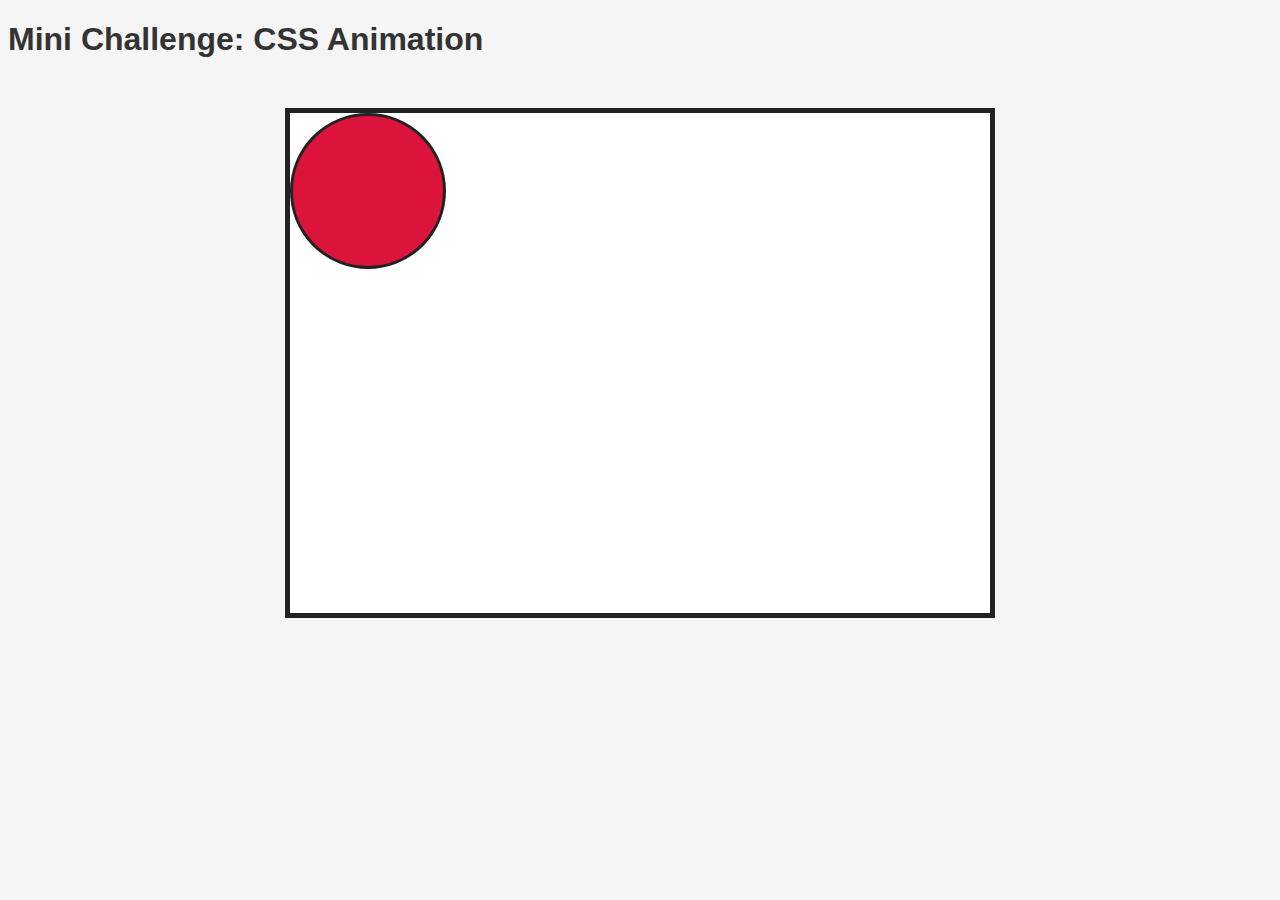
<file: animation-project/index.html>
<!DOCTYPE html>
<html>

<head>
    <title>CSS</title>
    <link rel="icon" href="../images-icons/favicon-coral.png" />
    <link rel="stylesheet" type="text/css" href="format.css">
    <link rel="stylesheet" href="https://stackpath.bootstrapcdn.com/font-awesome/4.7.0/css/font-awesome.min.css">
    <link href="https://fonts.googleapis.com/css?family=Manjari&display=swap" rel="stylesheet">
    <link href="https://fonts.googleapis.com/css?family=Abril+Fatface&display=swap" rel="stylesheet">
</head>

<body>
    <h1>Mini Challenge: CSS Animation</h1>
    <div class="box">
        <div class="circle"></div>
    </div>

</body>

</html>
</file>
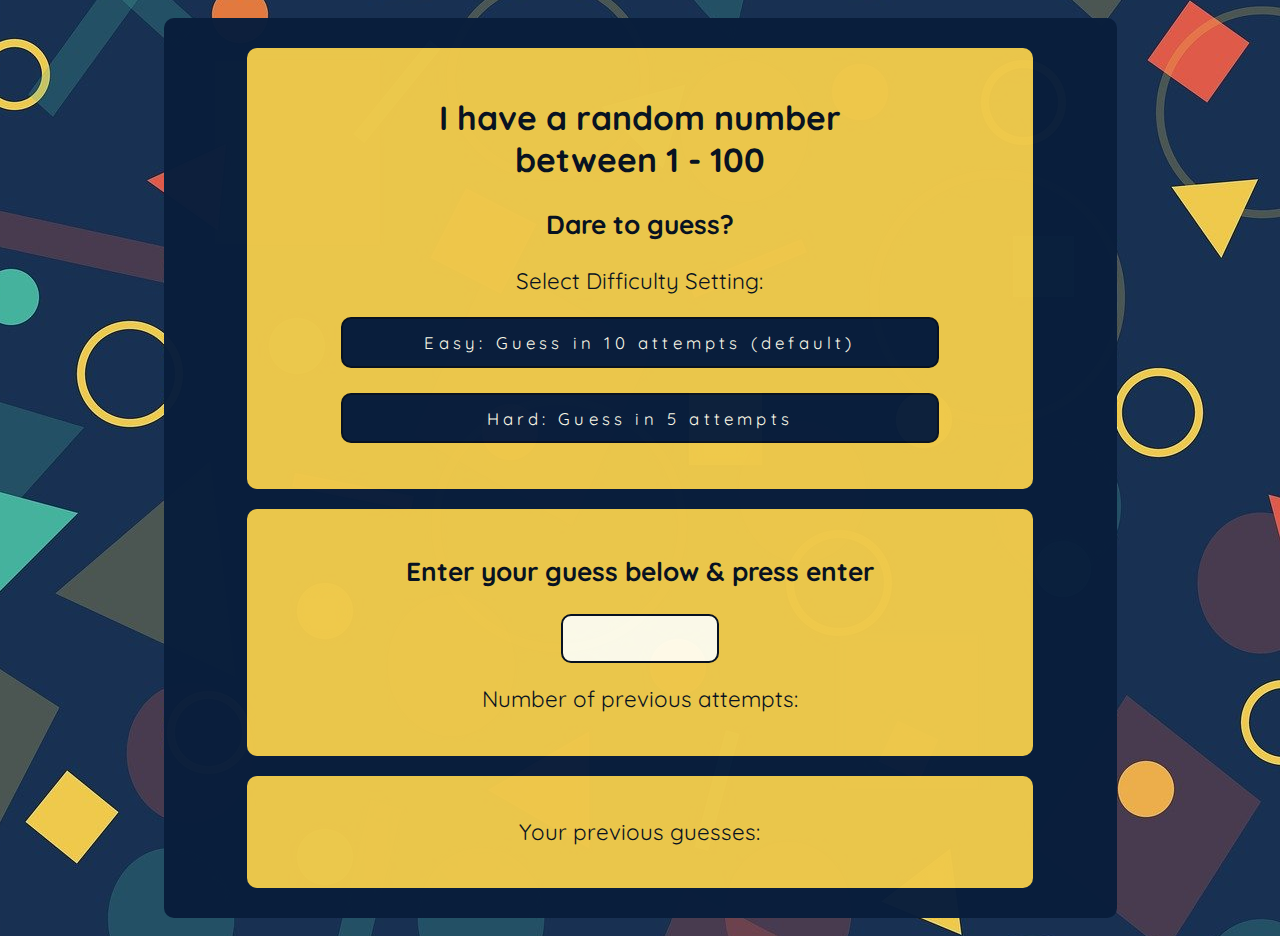
<file: number-game/index.html>
<!DOCTYPE html>
<html lang="en">

<head>
  <meta charset="UTF-8">
  <meta name="viewport" content="width=device-width, initial-scale=1.0">
  <meta http-equiv="X-UA-Compatible" content="ie=edge">
  <link rel="stylesheet" href="style.css">
  <link rel="icon" href="../images-icons/favicon-yellow.png" />
  <link href="https://fonts.googleapis.com/css?family=Quicksand:400,600&display=swap" rel="stylesheet">
  <title>JS Number game</title>
</head>

<body onload="init()">
  <div id="container">
    <div class="panel">
      <h2>I have a random number <br> between 1 - 100</h2>
      <h3>Dare to guess?</h3>
      <p>Select Difficulty Setting:</p>
      <button id="easyBtn" onclick="easyMode()" class="">Easy: Guess in 10 attempts (default)</button>
      <button id="hardBtn" onclick="hardMode()" class="">Hard: Guess in 5 attempts</button>
      <button id="newGameButton" onclick="newGame()" autocomplete="off">NEW GAME</button>
    </div>

    <div class="panel">
      <h3 id="textOutPut">Enter your guess below &amp; press enter</h3>
      <input type="number" id="inputBox" onchange="compareGuess()">
      <p>Number of previous attempts: <span id="attempts"></span></p>
    </div>

    <div class="panel">
      <p>Your previous guesses:</p>
      <p id="guessLog"></p>
    </div>
  </div>

  <script src="script.js"></script>
</body>

</html>
</file>
<file: animation-project/format.css>
html {
    height: 100%;
}

body {
    font-family: Arial, Helvetica, sans-serif;
    color: #333;
    background-color: whitesmoke;
}

h1 {
    padding-bottom: 50px;
    margin-bottom: 0;
}

.box {
    margin: 0 auto;
    border: 5px solid #222;
    background: white;
    width: 700px;
    height: 500px;
    position: relative;
}

@keyframes boxanimation {
    0% {
        background-color: crimson;
        top: 0;
        left: 0;
    }

    20% {
        background-color: rgb(255, 0, 128);
        top: 0;
        left: 545px;
    }

    40% {
        left: 545px;
        top: 345;
        background-color: orangered;
    }

    60% {
        top: 345px;
        left: 545px;
        background-color: orange;
    }

    80% {
        top: 345px;
        left: 0px;
        background-color: gold;
    }

    100% {
        background-color: orangered;
        top: 0;
        left: 0;
    }

}

.circle {
    animation-name: boxanimation;
    animation-duration: 7s;
    animation-fill-mode: forwards;
    animation-iteration-count: infinite;
    animation-direction: normal;
    animation-timing-function: linear;
    animation-delay: 0;
    background-color: crimson;
    border: 3px solid #222;
    border-radius: 50%;
    height: 150px;
    width: 150px;
    position: absolute;
}
</file>
<file: number-game/style.css>
body {
  background-size: cover;
  font-size: 1.4em;
  height: 100vh;
  background: #173052 url('funky-background.jpg') no-repeat center center fixed;
  font-family: 'Quicksand', sans-serif;
  color: #081221;
  padding: 10px;
}

#container {
  max-width: 75%;
  margin: 0 auto;
  text-align: center;
  border-radius: 10px;
  padding: 10px;
  background-color: #091e3c;
  opacity: 0.98;
}

.panel {
  max-width: 80%;
  background-color: #EFC94B;
  margin: 20px auto;
  border-radius: 10px;
  padding: 20px;
}

button {
  background: #091e3c;
  color: rgb(255, 253, 235);
  font-size: .75em;
  height: 3em;
  width: 80%;
  margin-bottom: 1.5em;
  font-family: 'Quicksand', sans-serif;
  border-radius: 10px;
  border: 2px solid #081221;
  font-weight: 400;
  letter-spacing: .25em;
}

input {
  border-radius: 10px;
  width: 20%;
  height: 1.6em;
  text-align: center;
  background: rgb(255, 253, 235);
  font-size: 1.2em;
  border: 2px solid #081221;
}

.activeEasyBtn {
  background: rgb(19, 63, 46);
}

.activeHardBtn {
  background: rgb(198, 70, 53);
}
</file>
